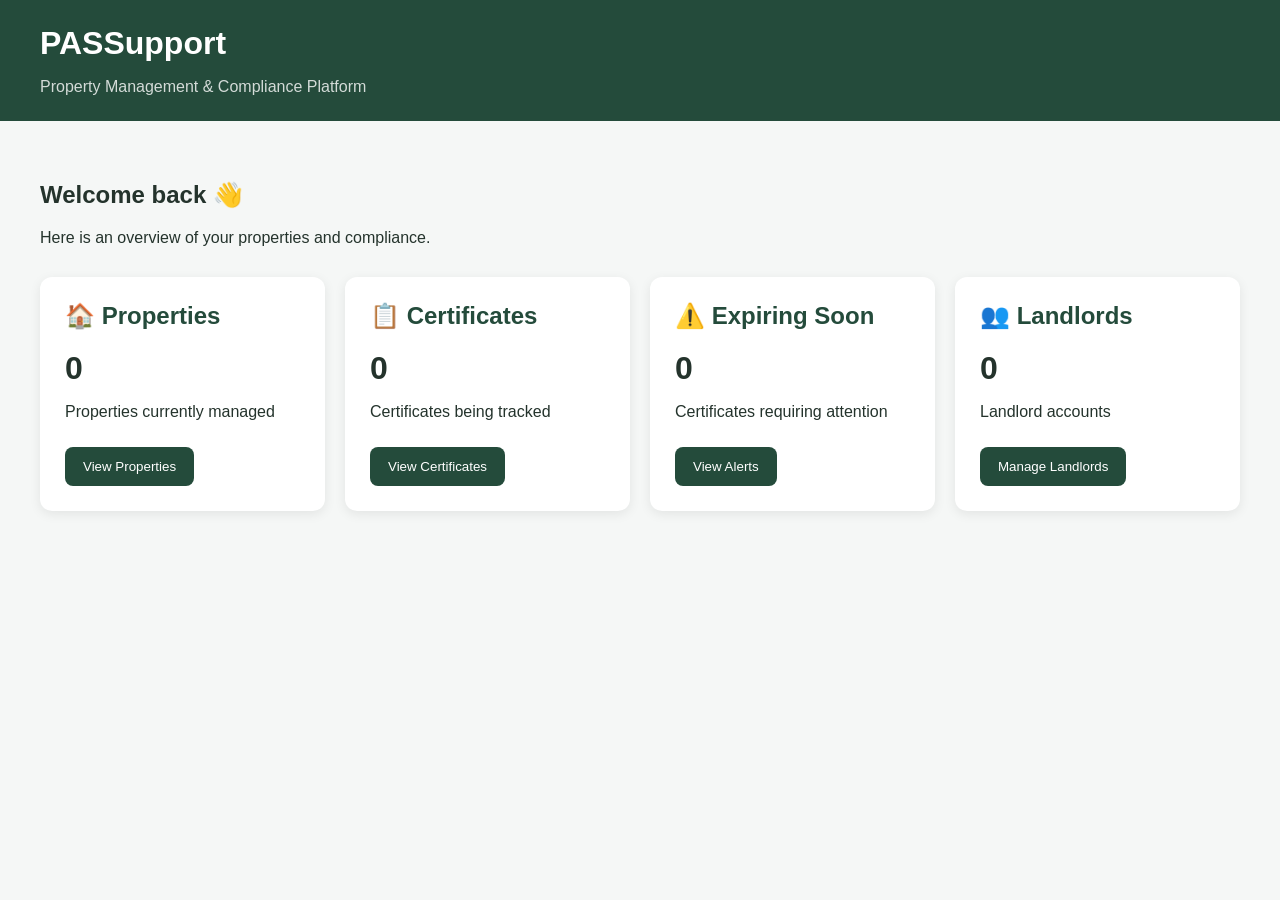
<file: dashboard.html>
<!DOCTYPE html>
<html lang="en">
<head>
  <meta charset="UTF-8">
  <meta name="viewport" content="width=device-width, initial-scale=1.0">
  <title>PASSupport</title>

  <style>
    body {
      margin: 0;
      font-family: Arial, sans-serif;
      background: #f5f7f6;
      color: #24332c;
    }

    header {
      background: #244b3b;
      color: white;
      padding: 25px 40px;
    }

    header h1 {
      margin: 0;
    }

    header p {
      margin-bottom: 0;
      opacity: 0.8;
    }

    .container {
      padding: 40px;
    }

    .welcome {
      margin-bottom: 30px;
    }

    .cards {
      display: grid;
      grid-template-columns: repeat(auto-fit, minmax(220px, 1fr));
      gap: 20px;
    }

    .card {
      background: white;
      padding: 25px;
      border-radius: 12px;
      box-shadow: 0 3px 12px rgba(0,0,0,0.08);
    }

    .card h2 {
      margin-top: 0;
      color: #244b3b;
    }

    .number {
      font-size: 32px;
      font-weight: bold;
    }

    button {
      background: #244b3b;
      color: white;
      border: none;
      padding: 12px 18px;
      border-radius: 8px;
      cursor: pointer;
      margin-top: 10px;
    }
  </style>
</head>

<body>

<header>
  <h1>PASSupport</h1>
  <p>Property Management & Compliance Platform</p>
</header>

<div class="container">

  <div class="welcome">
    <h2>Welcome back 👋</h2>
    <p>Here is an overview of your properties and compliance.</p>
  </div>

  <div class="cards">

    <div class="card">
      <h2>🏠 Properties</h2>
      <div class="number">0</div>
      <p>Properties currently managed</p>
      <button>View Properties</button>
    </div>

    <div class="card">
      <h2>📋 Certificates</h2>
      <div class="number">0</div>
      <p>Certificates being tracked</p>
      <button>View Certificates</button>
    </div>

    <div class="card">
      <h2>⚠️ Expiring Soon</h2>
      <div class="number">0</div>
      <p>Certificates requiring attention</p>
      <button>View Alerts</button>
    </div>

    <div class="card">
      <h2>👥 Landlords</h2>
      <div class="number">0</div>
      <p>Landlord accounts</p>
      <button>Manage Landlords</button>
    </div>

  </div>

</div>

</body>
</html>
</file>
